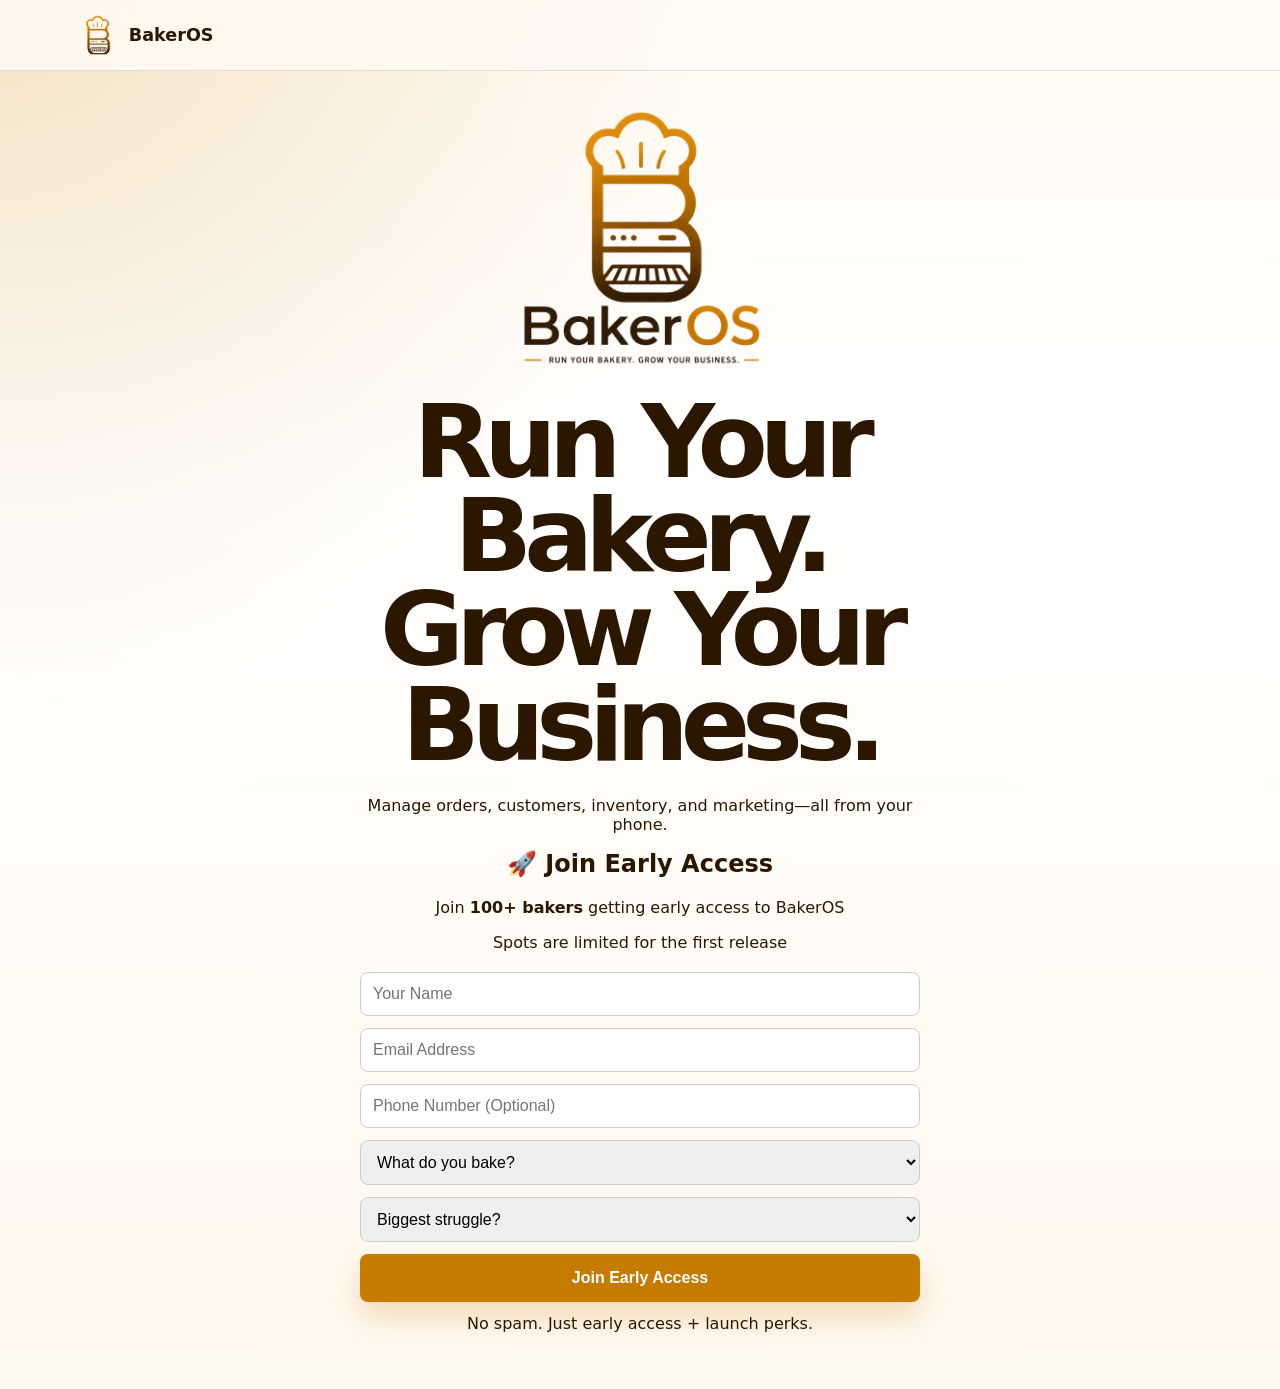
<file: index.html>
<!DOCTYPE html>
<html lang="en">
<head>
  <meta charset="UTF-8" />
  <meta name="viewport" content="width=device-width, initial-scale=1.0" />
  <title>BakerOS — Early Access</title>

  <link rel="stylesheet" href="style.css" />
  <link rel="icon" href="logo-icon.png" />
</head>

<body>

<header class="site-header">
  <div class="logo">
    <img src="logo-icon.png" alt="BakerOS logo" />
    <span>BakerOS</span>
  </div>
</header>

<main class="container">

  <img src="logo.png" class="hero-logo" alt="BakerOS">

  <h1>Run Your Bakery. Grow Your Business.</h1>

  <p>
    Manage orders, customers, inventory, and marketing—all from your phone.
  </p>

  <h2>🚀 Join Early Access</h2>

<p class="cta-text">
  Join <strong>100+ bakers</strong> getting early access to BakerOS
</p>

<p class="cta-subtext">
  Spots are limited for the first release
</p>

  <!-- FORM -->
  <form action="https://formspree.io/f/xlgzrovp" method="POST" class="form">
    
    <input type="hidden" name="_redirect" value="https://bakeros.app/thank-you">

    <input type="text" name="name" placeholder="Your Name" required>

    <input type="email" name="email" placeholder="Email Address" required>

    <input type="tel" name="phone" placeholder="Phone Number (Optional)">

    <select name="baker_type">
      <option value="">What do you bake?</option>
      <option>Cookies</option>
      <option>Cakes</option>
      <option>Both</option>
      <option>Other</option>
    </select>

    <select name="struggle" required>
      <option value="">Biggest struggle?</option>
      <option>Keeping track of orders</option>
      <option>Managing customers</option>
      <option>Managing inventory</option>
      <option>Getting more customers</option>
      <option>Branding / website</option>
    </select>

    <button type="submit" class="btn">
      Join Early Access
    </button>
    <p class="trust-text">
  No spam. Just early access + launch perks.
</p>

  </form>

</main>

</body>
</html>
</file>
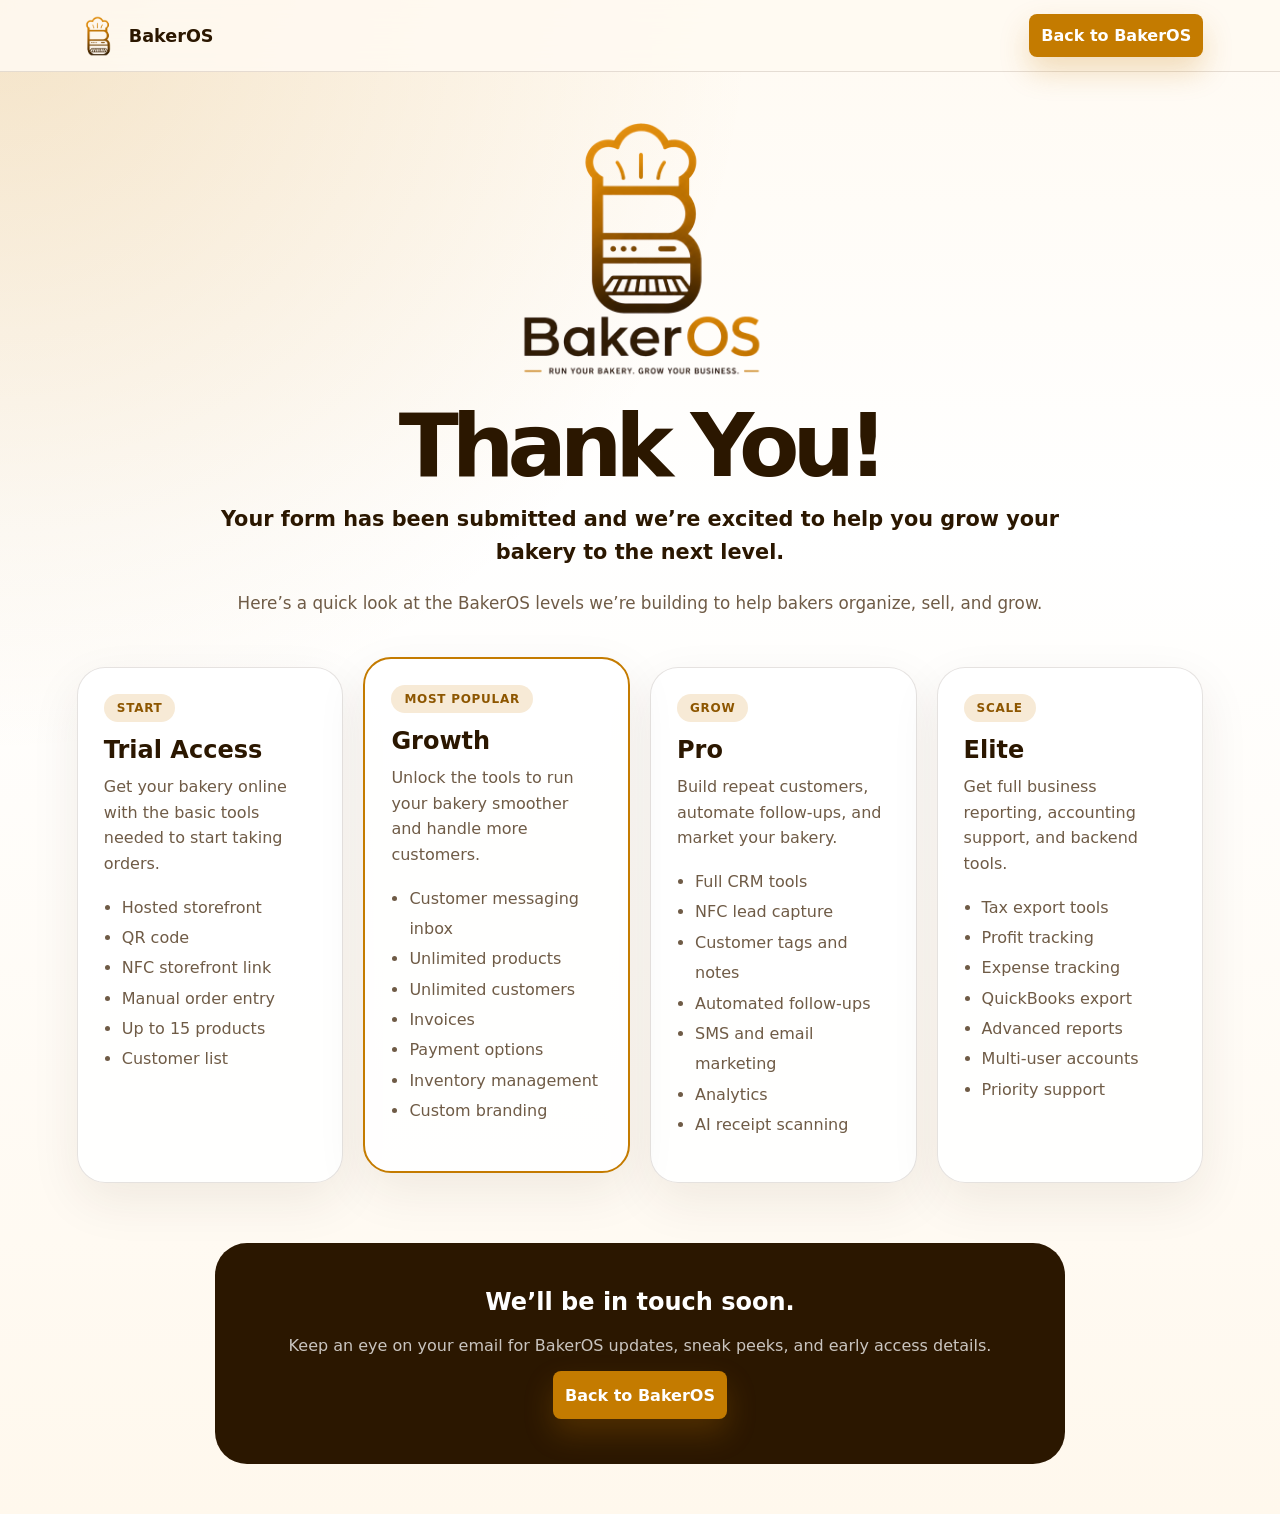
<file: thank-you/index.html>
<!DOCTYPE html>
<html lang="en">
<head>
  <meta charset="UTF-8" />
  <meta name="viewport" content="width=device-width, initial-scale=1.0" />

  <title>Thank You — BakerOS</title>

  <link rel="stylesheet" href="/style.css" />
  <link rel="icon" href="/logo-icon.png" />
</head>

<body>

<header class="site-header">
  <div class="logo">
    <img src="/logo-icon.png" alt="BakerOS Logo" />
    <span>BakerOS</span>
  </div>

  <a href="/" class="btn btn-small">Back to BakerOS</a>
</header>

<main class="thankyou-page">

  <section class="thankyou-hero">
    <img src="/logo.png" class="hero-logo" alt="BakerOS Logo">

    <h1>Thank You!</h1>

    <p class="thankyou-message">
      Your form has been submitted and we’re excited to help you grow your bakery to the next level.
    </p>

    <p class="thankyou-subtext">
      Here’s a quick look at the BakerOS levels we’re building to help bakers organize, sell, and grow.
    </p>
  </section>

  <section class="level-grid">

    <div class="level-card">
      <span class="level-tag">Start</span>
      <h2>Trial Access</h2>
      <p>Get your bakery online with the basic tools needed to start taking orders.</p>
      <ul>
        <li>Hosted storefront</li>
        <li>QR code</li>
        <li>NFC storefront link</li>
        <li>Manual order entry</li>
        <li>Up to 15 products</li>
        <li>Customer list</li>
      </ul>
    </div>

    <div class="level-card featured">
      <span class="level-tag">Most Popular</span>
      <h2>Growth</h2>
      <p>Unlock the tools to run your bakery smoother and handle more customers.</p>
      <ul>
        <li>Customer messaging inbox</li>
        <li>Unlimited products</li>
        <li>Unlimited customers</li>
        <li>Invoices</li>
        <li>Payment options</li>
        <li>Inventory management</li>
        <li>Custom branding</li>
      </ul>
    </div>

    <div class="level-card">
      <span class="level-tag">Grow</span>
      <h2>Pro</h2>
      <p>Build repeat customers, automate follow-ups, and market your bakery.</p>
      <ul>
        <li>Full CRM tools</li>
        <li>NFC lead capture</li>
        <li>Customer tags and notes</li>
        <li>Automated follow-ups</li>
        <li>SMS and email marketing</li>
        <li>Analytics</li>
        <li>AI receipt scanning</li>
      </ul>
    </div>

    <div class="level-card">
      <span class="level-tag">Scale</span>
      <h2>Elite</h2>
      <p>Get full business reporting, accounting support, and backend tools.</p>
      <ul>
        <li>Tax export tools</li>
        <li>Profit tracking</li>
        <li>Expense tracking</li>
        <li>QuickBooks export</li>
        <li>Advanced reports</li>
        <li>Multi-user accounts</li>
        <li>Priority support</li>
      </ul>
    </div>

  </section>

  <section class="thankyou-cta">
    <h2>We’ll be in touch soon.</h2>
    <p>Keep an eye on your email for BakerOS updates, sneak peeks, and early access details.</p>
    <a href="/" class="btn">Back to BakerOS</a>
  </section>

</main>

</body>
</html>
</file>
<file: style.css>
:root {
  --gold: #c47b00; --gold-dark: #8d5600; --cream: #fff8ed; --cream-2: #f7ead6;
  --ink: #2b1700; --muted: #6f5b46; --white: #ffffff;
  --border: rgba(43, 23, 0, 0.12); --shadow: 0 24px 70px rgba(69, 38, 0, 0.14);
}
* { box-sizing: border-box; }
html { scroll-behavior: smooth; }
body {
  margin: 0; font-family: Inter, ui-sans-serif, system-ui, -apple-system, BlinkMacSystemFont, "Segoe UI", sans-serif;
  color: var(--ink);
  background: radial-gradient(circle at top left, rgba(196, 123, 0, 0.18), transparent 38%), linear-gradient(180deg, #fffaf2 0%, #ffffff 35%, #fff8ed 100%);
}
a { color: inherit; }
.site-header {
  position: sticky; top: 0; z-index: 10; display: flex; align-items: center; justify-content: space-between; gap: 22px;
  padding: 14px 6%; background: rgba(255, 250, 242, 0.88); backdrop-filter: blur(16px); border-bottom: 1px solid var(--border);
}
.logo { display: flex; align-items: center; gap: 10px; font-weight: 900; font-size: 1.1rem; text-decoration: none; }
.nav-logo, .footer-logo { width: 42px; height: 42px; object-fit: contain; }
nav { display: flex; gap: 22px; color: var(--muted); font-weight: 700; }
nav a { text-decoration: none; }
.btn {
  display: inline-flex; align-items: center; justify-content: center; min-height: 48px; padding: 0 22px; border-radius: 999px;
  background: linear-gradient(135deg, var(--gold), #e99a13); color: white; text-decoration: none; font-weight: 900;
  box-shadow: 0 14px 30px rgba(196, 123, 0, 0.24); border: 1px solid rgba(255,255,255,0.25);
}
.btn-small { min-height: 40px; padding: 0 16px; }
.btn-secondary { background: var(--white); color: var(--ink); border: 1px solid var(--border); box-shadow: none; }
.full { width: 100%; }
.hero { display: grid; grid-template-columns: 1.1fr 0.9fr; align-items: center; gap: 44px; padding: 70px 6% 72px; max-width: 1240px; margin: 0 auto; }
.hero-logo { width: min(290px, 80vw); height: auto; display: block; margin-bottom: 22px; }
.eyebrow { color: var(--gold-dark); font-weight: 900; text-transform: uppercase; letter-spacing: 0.09em; font-size: 0.78rem; }
h1, h2, h3, p { margin-top: 0; }
h1 { font-size: clamp(3rem, 8vw, 6.8rem); line-height: 0.92; letter-spacing: -0.08em; margin-bottom: 24px; }
.hero-text { color: var(--muted); font-size: 1.2rem; line-height: 1.7; max-width: 650px; }
.hero-actions { display: flex; gap: 14px; flex-wrap: wrap; margin: 28px 0 14px; }
.microcopy { color: var(--muted); font-size: 0.95rem; }
.app-card { background: rgba(255,255,255,0.82); border: 1px solid var(--border); border-radius: 36px; padding: 18px; box-shadow: var(--shadow); transform: rotate(2deg); }
.phone-top { display: flex; gap: 8px; padding: 10px; }
.phone-top span { width: 10px; height: 10px; border-radius: 999px; background: var(--cream-2); }
.dashboard-preview { border-radius: 28px; padding: 26px; background: linear-gradient(180deg, #fff8ed, #ffffff); }
.preview-label { color: var(--gold-dark); font-weight: 900; }
.dashboard-preview h3 { font-size: 1.8rem; margin-bottom: 18px; }
.stat-grid { display: grid; grid-template-columns: repeat(2, 1fr); gap: 12px; margin-bottom: 18px; }
.stat-grid div, .order-card { background: white; border: 1px solid var(--border); border-radius: 18px; padding: 16px; }
.stat-grid strong { display: block; font-size: 1.5rem; }
.stat-grid span { color: var(--muted); font-size: 0.9rem; }
.order-card { display: flex; justify-content: space-between; margin-top: 12px; }
.order-card strong { color: var(--gold-dark); }
.problem, .cta-panel { margin: 44px auto; max-width: 1050px; padding: 54px 6%; text-align: center; background: var(--ink); color: white; border-radius: 34px; }
.problem p, .cta-panel p { color: rgba(255,255,255,0.76); font-size: 1.1rem; line-height: 1.7; }
.section-heading { text-align: center; max-width: 760px; margin: 0 auto 34px; }
.section-heading h2, .problem h2, .cta-panel h2 { font-size: clamp(2rem, 4vw, 3.3rem); line-height: 1; letter-spacing: -0.05em; }
.features, .how-it-works, .pricing, .faq { padding: 76px 6%; max-width: 1240px; margin: 0 auto; }
.feature-grid, .pricing-grid { display: grid; grid-template-columns: repeat(3, 1fr); gap: 18px; }
.feature-grid article, .price-card, .steps div, .faq details { background: rgba(255,255,255,0.84); border: 1px solid var(--border); border-radius: 26px; padding: 24px; box-shadow: 0 16px 45px rgba(69,38,0,0.06); }
.feature-grid span { font-size: 2rem; }
.feature-grid p, .steps p, .price-card p, .faq p { color: var(--muted); line-height: 1.6; }
.steps { display: grid; grid-template-columns: repeat(3, 1fr); gap: 18px; }
.steps strong { display: grid; place-items: center; width: 44px; height: 44px; border-radius: 16px; background: var(--cream-2); color: var(--gold-dark); margin-bottom: 18px; }
.pricing-grid { grid-template-columns: repeat(4, 1fr); align-items: stretch; }
.price-card { position: relative; }
.price-card.popular { border: 2px solid var(--gold); transform: translateY(-10px); }
.badge { display: inline-flex; padding: 7px 12px; border-radius: 999px; background: var(--cream-2); color: var(--gold-dark); font-weight: 900; font-size: 0.75rem; margin-bottom: 14px; }
.price { font-size: 2.2rem; font-weight: 950; color: var(--ink) !important; }
.price span { font-size: 0.95rem; color: var(--muted); }
.plan-note { min-height: 48px; }
ul { padding-left: 18px; color: var(--muted); line-height: 1.9; min-height: 230px; }
.faq { max-width: 900px; }
.faq details { margin-bottom: 14px; }
.faq summary { cursor: pointer; font-weight: 900; }
.site-footer { display: flex; justify-content: space-between; gap: 18px; align-items: center; padding: 32px 6%; border-top: 1px solid var(--border); color: var(--muted); }
@media (max-width: 980px) {
  nav { display: none; }
  .hero { grid-template-columns: 1fr; padding-top: 50px; }
  .feature-grid, .pricing-grid, .steps { grid-template-columns: 1fr 1fr; }
  .price-card.popular { transform: none; }
}
@media (max-width: 640px) {
  .site-header { padding: 12px 4%; }
  .site-header .btn-small { display: none; }
  .hero, .features, .how-it-works, .pricing, .faq { padding-left: 4%; padding-right: 4%; }
  .hero-logo { width: min(230px, 78vw); }
  h1 { font-size: 3.7rem; }
  .hero-actions { flex-direction: column; }
  .feature-grid, .pricing-grid, .steps, .stat-grid { grid-template-columns: 1fr; }
  .problem, .cta-panel { margin-left: 4%; margin-right: 4%; border-radius: 28px; }
  ul { min-height: auto; }
  .site-footer { flex-direction: column; text-align: center; }
}
.logo img {
  width: 42px;
  height: 42px;
  object-fit: contain;
}

.hero-logo {
  width: min(260px, 80vw);
  height: auto;
  display: block;
  margin: 0 auto 24px auto;
}
.container {
  max-width: 600px;
  margin: auto;
  padding: 40px 20px;
  text-align: center;
}

.form {
  display: flex;
  flex-direction: column;
  gap: 12px;
  margin-top: 20px;
}

.form input,
.form select {
  padding: 12px;
  border-radius: 8px;
  border: 1px solid #ccc;
  font-size: 16px;
}

.btn {
  background: #c47b00;
  color: white;
  padding: 12px;
  border: none;
  border-radius: 8px;
  cursor: pointer;
  font-size: 16px;
}
.thankyou-page {
  padding: 50px 6%;
}

.thankyou-hero {
  max-width: 850px;
  margin: 0 auto 50px;
  text-align: center;
}

.thankyou-hero h1 {
  font-size: clamp(3rem, 7vw, 5.5rem);
  margin-bottom: 16px;
}

.thankyou-message {
  font-size: 1.3rem;
  color: var(--ink);
  line-height: 1.6;
  font-weight: 700;
}

.thankyou-subtext {
  color: var(--muted);
  font-size: 1.05rem;
  line-height: 1.6;
}

.level-grid {
  display: grid;
  grid-template-columns: repeat(4, 1fr);
  gap: 20px;
  max-width: 1250px;
  margin: 0 auto;
}

.level-card {
  background: rgba(255,255,255,0.9);
  border: 1px solid var(--border);
  border-radius: 28px;
  padding: 26px;
  box-shadow: 0 18px 50px rgba(69, 38, 0, 0.08);
}

.level-card.featured {
  border: 2px solid var(--gold);
  transform: translateY(-10px);
}

.level-tag {
  display: inline-flex;
  background: var(--cream-2);
  color: var(--gold-dark);
  padding: 7px 13px;
  border-radius: 999px;
  font-size: 0.75rem;
  font-weight: 900;
  margin-bottom: 14px;
  text-transform: uppercase;
  letter-spacing: 0.06em;
}

.level-card h2 {
  margin-bottom: 10px;
}

.level-card p {
  color: var(--muted);
  line-height: 1.6;
}

.level-card ul {
  min-height: auto;
}

.thankyou-cta {
  max-width: 850px;
  margin: 60px auto 0;
  padding: 45px 30px;
  text-align: center;
  background: var(--ink);
  color: white;
  border-radius: 32px;
}

.thankyou-cta p {
  color: rgba(255,255,255,0.75);
}

@media (max-width: 980px) {
  .level-grid {
    grid-template-columns: repeat(2, 1fr);
  }

  .level-card.featured {
    transform: none;
  }
}

@media (max-width: 640px) {
  .level-grid {
    grid-template-columns: 1fr;
  }

  .thankyou-page {
    padding: 35px 4%;
  }
}
</file>
